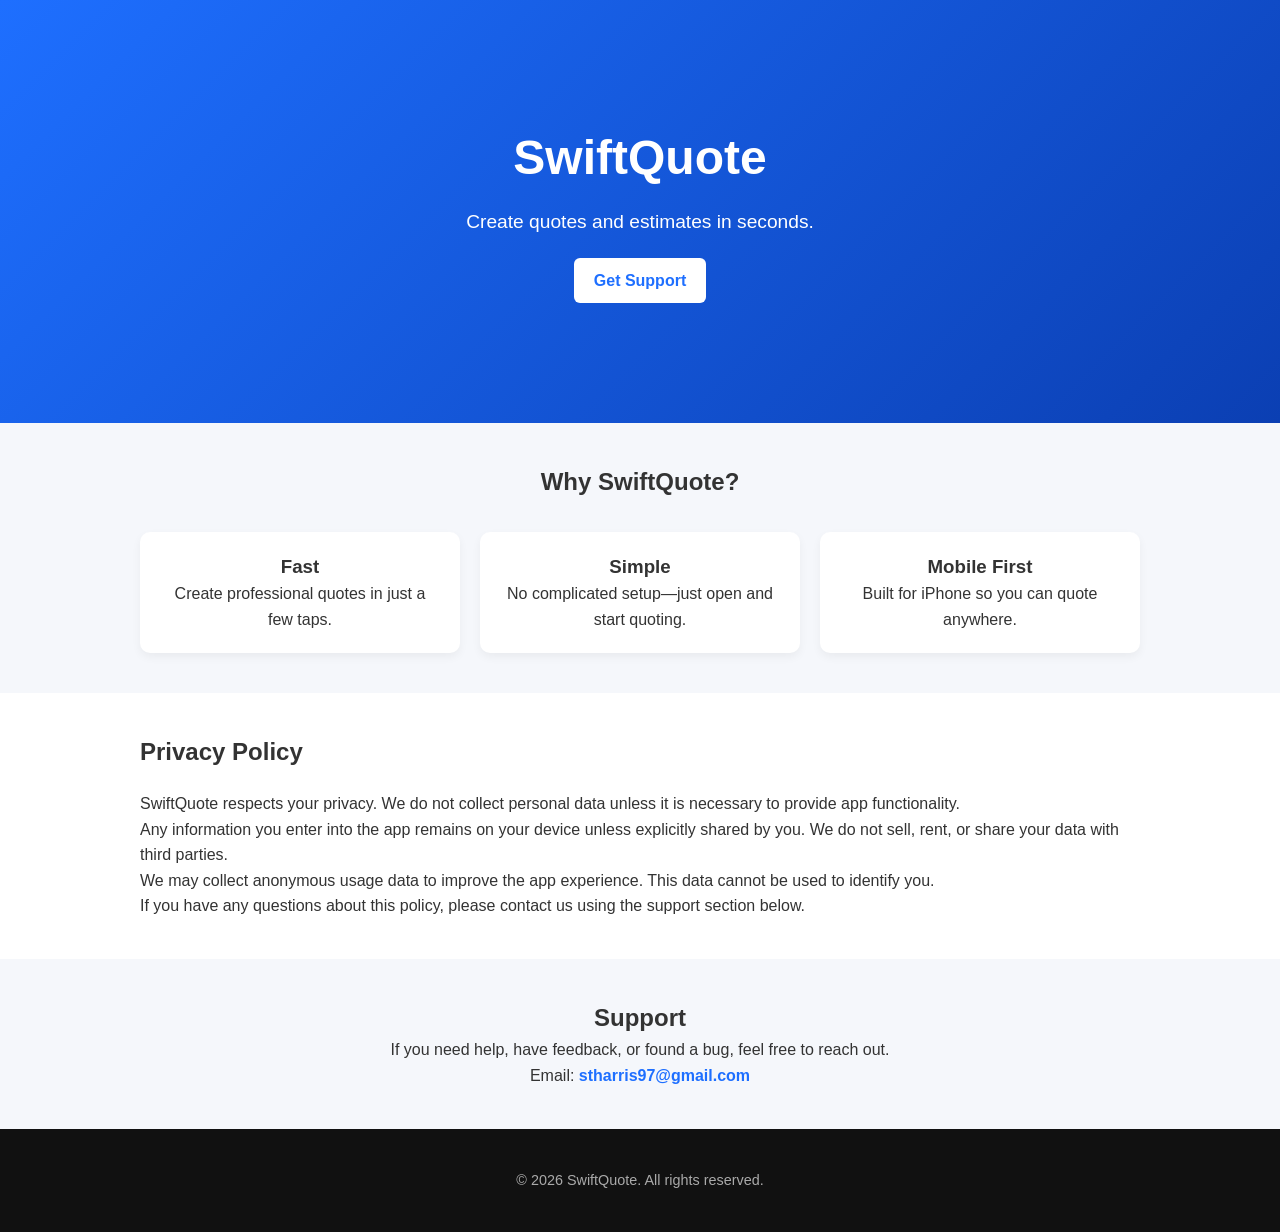
<file: index.html>
<!DOCTYPE html>
<html lang="en">
<head>
    <meta charset="UTF-8">
    <meta name="viewport" content="width=device-width, initial-scale=1.0">
    <title>SwiftQuote</title>
    <link rel="stylesheet" href="style.css">
</head>
<body>

<header>
    <div class="container">
        <h1>SwiftQuote</h1>
        <p>Create quotes and estimates in seconds.</p>
        <a href="#support" class="btn">Get Support</a>
    </div>
</header>

<section class="features">
    <div class="container">
        <h2>Why SwiftQuote?</h2>
        <div class="grid">
            <div class="card">
                <h3>Fast</h3>
                <p>Create professional quotes in just a few taps.</p>
            </div>
            <div class="card">
                <h3>Simple</h3>
                <p>No complicated setup—just open and start quoting.</p>
            </div>
            <div class="card">
                <h3>Mobile First</h3>
                <p>Built for iPhone so you can quote anywhere.</p>
            </div>
        </div>
    </div>
</section>

<section class="privacy">
    <div class="container">
        <h2>Privacy Policy</h2>
        <p>
            SwiftQuote respects your privacy. We do not collect personal data unless it is necessary
            to provide app functionality.
        </p>
        <p>
            Any information you enter into the app remains on your device unless explicitly shared by you.
            We do not sell, rent, or share your data with third parties.
        </p>
        <p>
            We may collect anonymous usage data to improve the app experience. This data cannot be used
            to identify you.
        </p>
        <p>
            If you have any questions about this policy, please contact us using the support section below.
        </p>
    </div>
</section>

<section id="support" class="support">
    <div class="container">
        <h2>Support</h2>
        <p>If you need help, have feedback, or found a bug, feel free to reach out.</p>
        <p>Email: <a href="mailto:stharris97@gmail.com">stharris97@gmail.com</a></p>
    </div>
</section>

<footer>
    <div class="container">
        <p>© 2026 SwiftQuote. All rights reserved.</p>
    </div>
</footer>

</body>
</html>
</file>
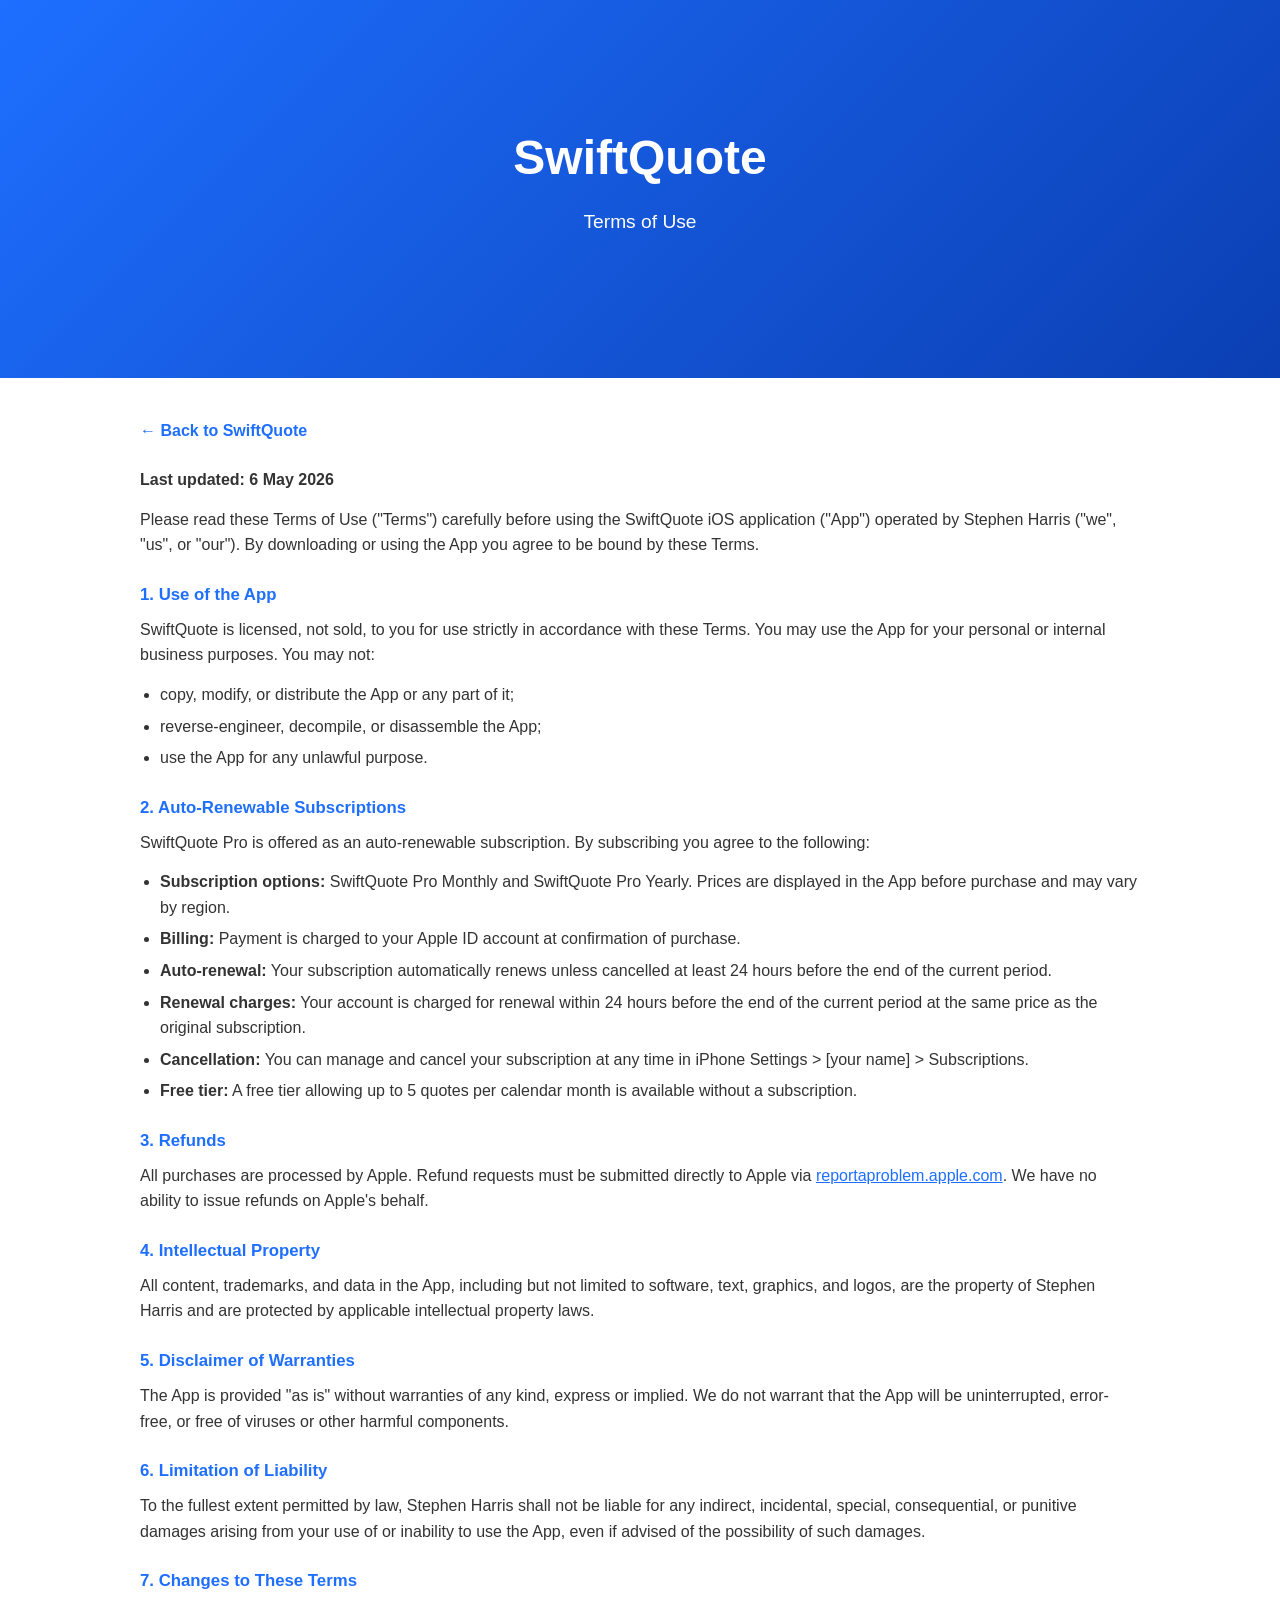
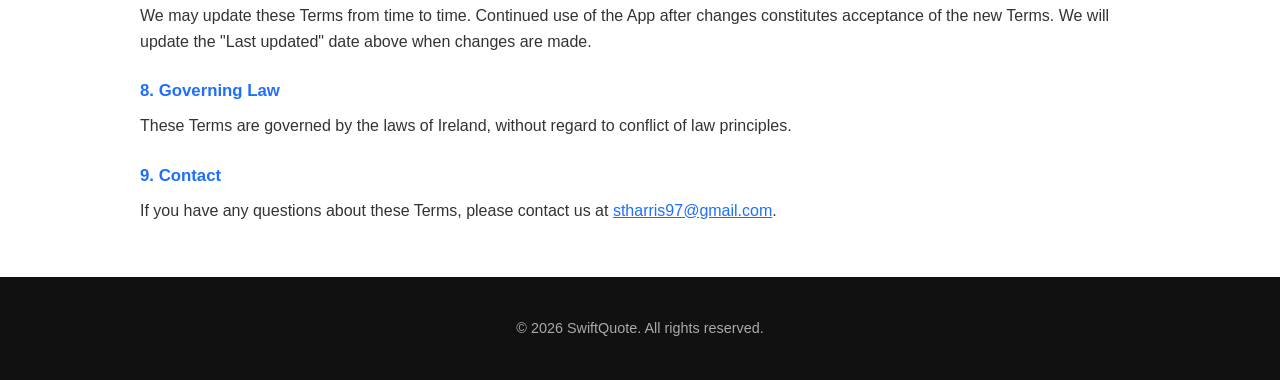
<file: terms.html>
<!DOCTYPE html>
<html lang="en">
<head>
    <meta charset="UTF-8">
    <meta name="viewport" content="width=device-width, initial-scale=1.0">
    <title>SwiftQuote – Terms of Use</title>
    <link rel="stylesheet" href="style.css">
    <style>
        .terms h2 { margin-bottom: 20px; }
        .terms h3 { margin: 24px 0 8px; color: #1e6fff; font-size: 1.05rem; }
        .terms p  { margin-bottom: 14px; }
        .terms ul { margin: 0 0 14px 20px; }
        .terms ul li { margin-bottom: 6px; }
        .back-link { display: inline-block; margin-bottom: 24px; color: #1e6fff; text-decoration: none; font-weight: bold; }
        .back-link:hover { text-decoration: underline; }
    </style>
</head>
<body>

<header>
    <div class="container">
        <h1>SwiftQuote</h1>
        <p>Terms of Use</p>
    </div>
</header>

<section class="terms">
    <div class="container">

        <a href="/" class="back-link">← Back to SwiftQuote</a>

        <p><strong>Last updated: 6 May 2026</strong></p>

        <p>
            Please read these Terms of Use ("Terms") carefully before using the SwiftQuote iOS application
            ("App") operated by Stephen Harris ("we", "us", or "our"). By downloading or using the App you
            agree to be bound by these Terms.
        </p>

        <h3>1. Use of the App</h3>
        <p>
            SwiftQuote is licensed, not sold, to you for use strictly in accordance with these Terms.
            You may use the App for your personal or internal business purposes. You may not:
        </p>
        <ul>
            <li>copy, modify, or distribute the App or any part of it;</li>
            <li>reverse-engineer, decompile, or disassemble the App;</li>
            <li>use the App for any unlawful purpose.</li>
        </ul>

        <h3>2. Auto-Renewable Subscriptions</h3>
        <p>
            SwiftQuote Pro is offered as an auto-renewable subscription. By subscribing you agree to the
            following:
        </p>
        <ul>
            <li>
                <strong>Subscription options:</strong> SwiftQuote Pro Monthly and SwiftQuote Pro Yearly.
                Prices are displayed in the App before purchase and may vary by region.
            </li>
            <li>
                <strong>Billing:</strong> Payment is charged to your Apple ID account at confirmation of
                purchase.
            </li>
            <li>
                <strong>Auto-renewal:</strong> Your subscription automatically renews unless cancelled at
                least 24 hours before the end of the current period.
            </li>
            <li>
                <strong>Renewal charges:</strong> Your account is charged for renewal within 24 hours
                before the end of the current period at the same price as the original subscription.
            </li>
            <li>
                <strong>Cancellation:</strong> You can manage and cancel your subscription at any time
                in iPhone Settings &gt; [your name] &gt; Subscriptions.
            </li>
            <li>
                <strong>Free tier:</strong> A free tier allowing up to 5 quotes per calendar month is
                available without a subscription.
            </li>
        </ul>

        <h3>3. Refunds</h3>
        <p>
            All purchases are processed by Apple. Refund requests must be submitted directly to Apple
            via <a href="https://reportaproblem.apple.com" style="color:#1e6fff;">reportaproblem.apple.com</a>.
            We have no ability to issue refunds on Apple's behalf.
        </p>

        <h3>4. Intellectual Property</h3>
        <p>
            All content, trademarks, and data in the App, including but not limited to software,
            text, graphics, and logos, are the property of Stephen Harris and are protected by
            applicable intellectual property laws.
        </p>

        <h3>5. Disclaimer of Warranties</h3>
        <p>
            The App is provided "as is" without warranties of any kind, express or implied.
            We do not warrant that the App will be uninterrupted, error-free, or free of viruses
            or other harmful components.
        </p>

        <h3>6. Limitation of Liability</h3>
        <p>
            To the fullest extent permitted by law, Stephen Harris shall not be liable for any
            indirect, incidental, special, consequential, or punitive damages arising from your use
            of or inability to use the App, even if advised of the possibility of such damages.
        </p>

        <h3>7. Changes to These Terms</h3>
        <p>
            We may update these Terms from time to time. Continued use of the App after changes
            constitutes acceptance of the new Terms. We will update the "Last updated" date above
            when changes are made.
        </p>

        <h3>8. Governing Law</h3>
        <p>
            These Terms are governed by the laws of Ireland, without regard to conflict of law
            principles.
        </p>

        <h3>9. Contact</h3>
        <p>
            If you have any questions about these Terms, please contact us at
            <a href="mailto:stharris97@gmail.com" style="color:#1e6fff;">stharris97@gmail.com</a>.
        </p>

    </div>
</section>

<footer>
    <div class="container">
        <p>© 2026 SwiftQuote. All rights reserved.</p>
    </div>
</footer>

</body>
</html>
</file>
<file: style.css>
* {
    margin: 0;
    padding: 0;
    box-sizing: border-box;
}

body {
    font-family: -apple-system, BlinkMacSystemFont, "Segoe UI", Roboto, sans-serif;
    line-height: 1.6;
    color: #333;
}

.container {
    width: 90%;
    max-width: 1000px;
    margin: auto;
    padding: 40px 0;
}

header {
    background: linear-gradient(135deg, #1e6fff, #0b3fb3);
    color: white;
    text-align: center;
    padding: 80px 20px;
}

header h1 {
    font-size: 3rem;
    margin-bottom: 10px;
}

header p {
    font-size: 1.2rem;
    margin-bottom: 20px;
}

.btn {
    display: inline-block;
    background: white;
    color: #1e6fff;
    padding: 10px 20px;
    border-radius: 6px;
    text-decoration: none;
    font-weight: bold;
}

.features {
    background: #f5f7fb;
}

.features h2 {
    text-align: center;
    margin-bottom: 30px;
}

.grid {
    display: grid;
    grid-template-columns: repeat(auto-fit, minmax(250px, 1fr));
    gap: 20px;
}

.card {
    background: white;
    padding: 20px;
    border-radius: 10px;
    box-shadow: 0 4px 10px rgba(0,0,0,0.05);
    text-align: center;
}

.privacy {
    background: white;
}

.privacy h2 {
    margin-bottom: 20px;
}

.support {
    background: #f5f7fb;
    text-align: center;
}

.support a {
    color: #1e6fff;
    text-decoration: none;
    font-weight: bold;
}

footer {
    background: #111;
    color: #aaa;
    text-align: center;
    font-size: 0.9rem;
}
</file>
